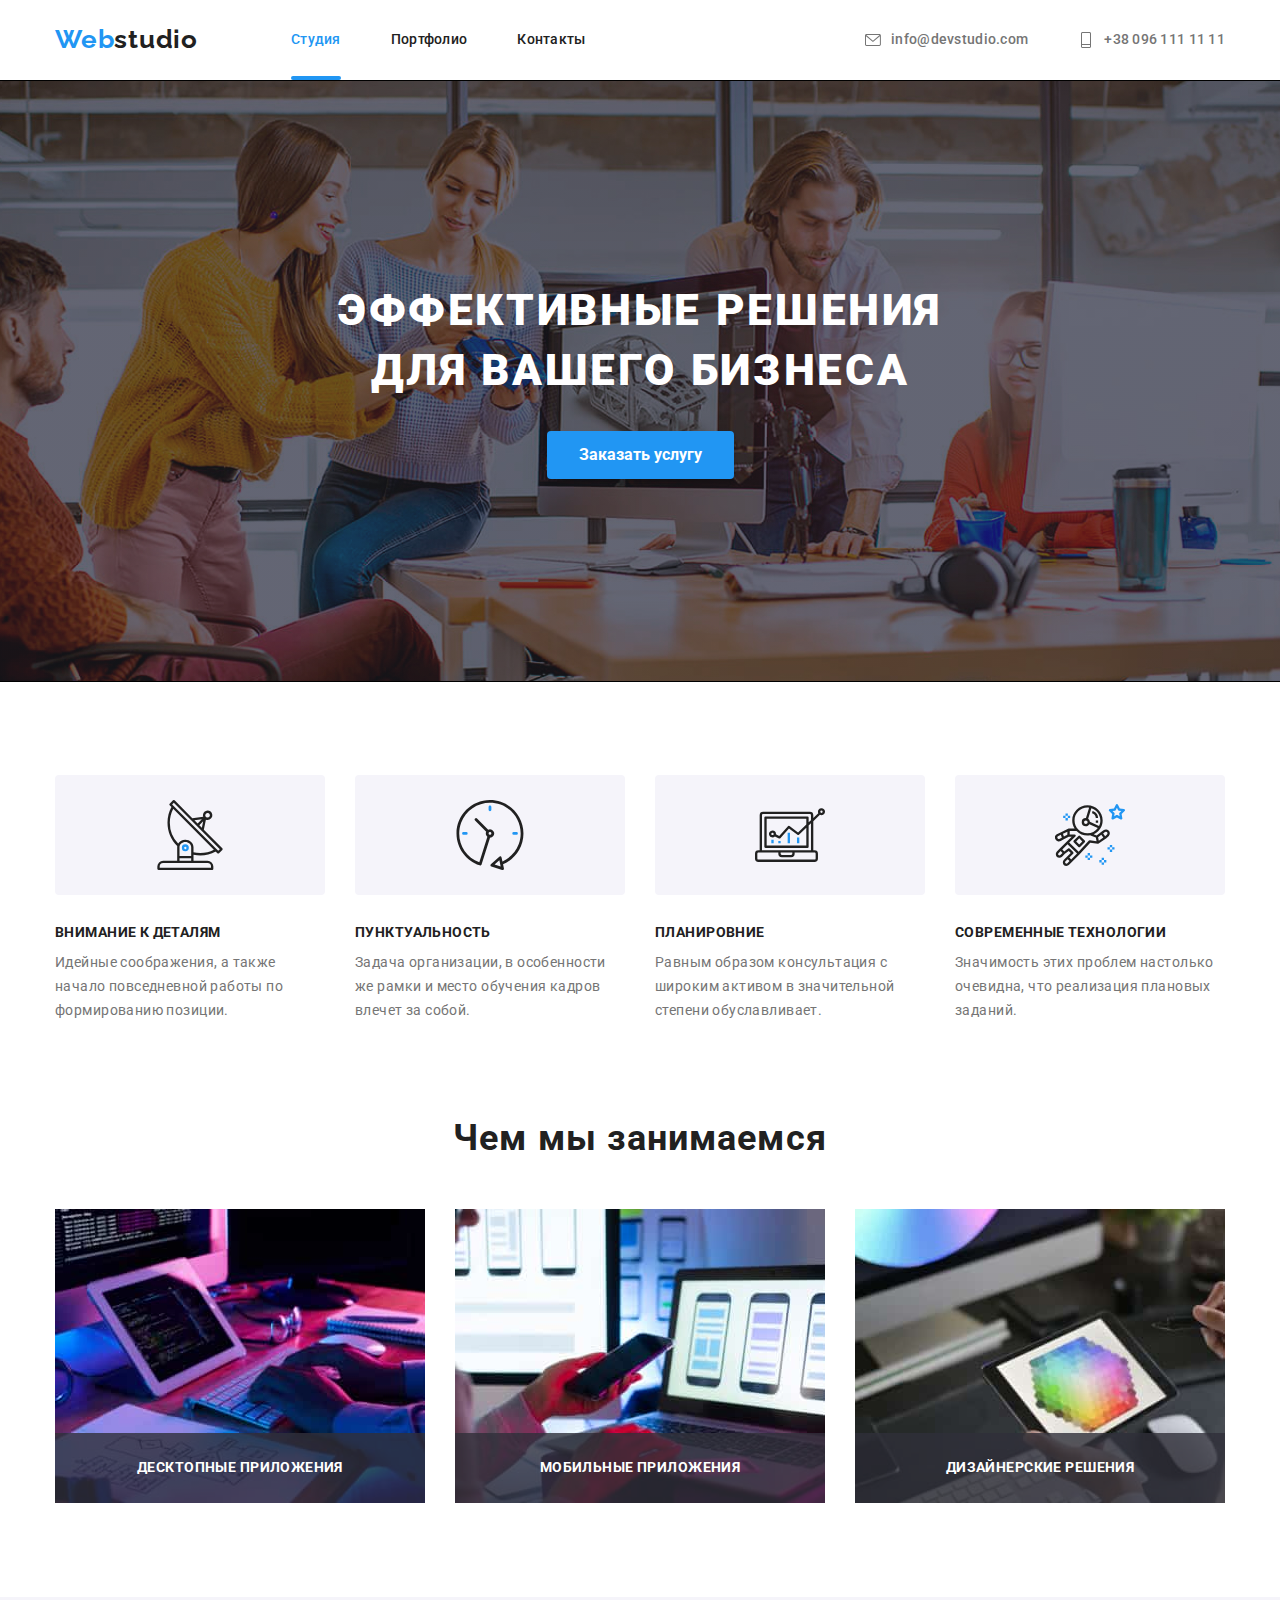
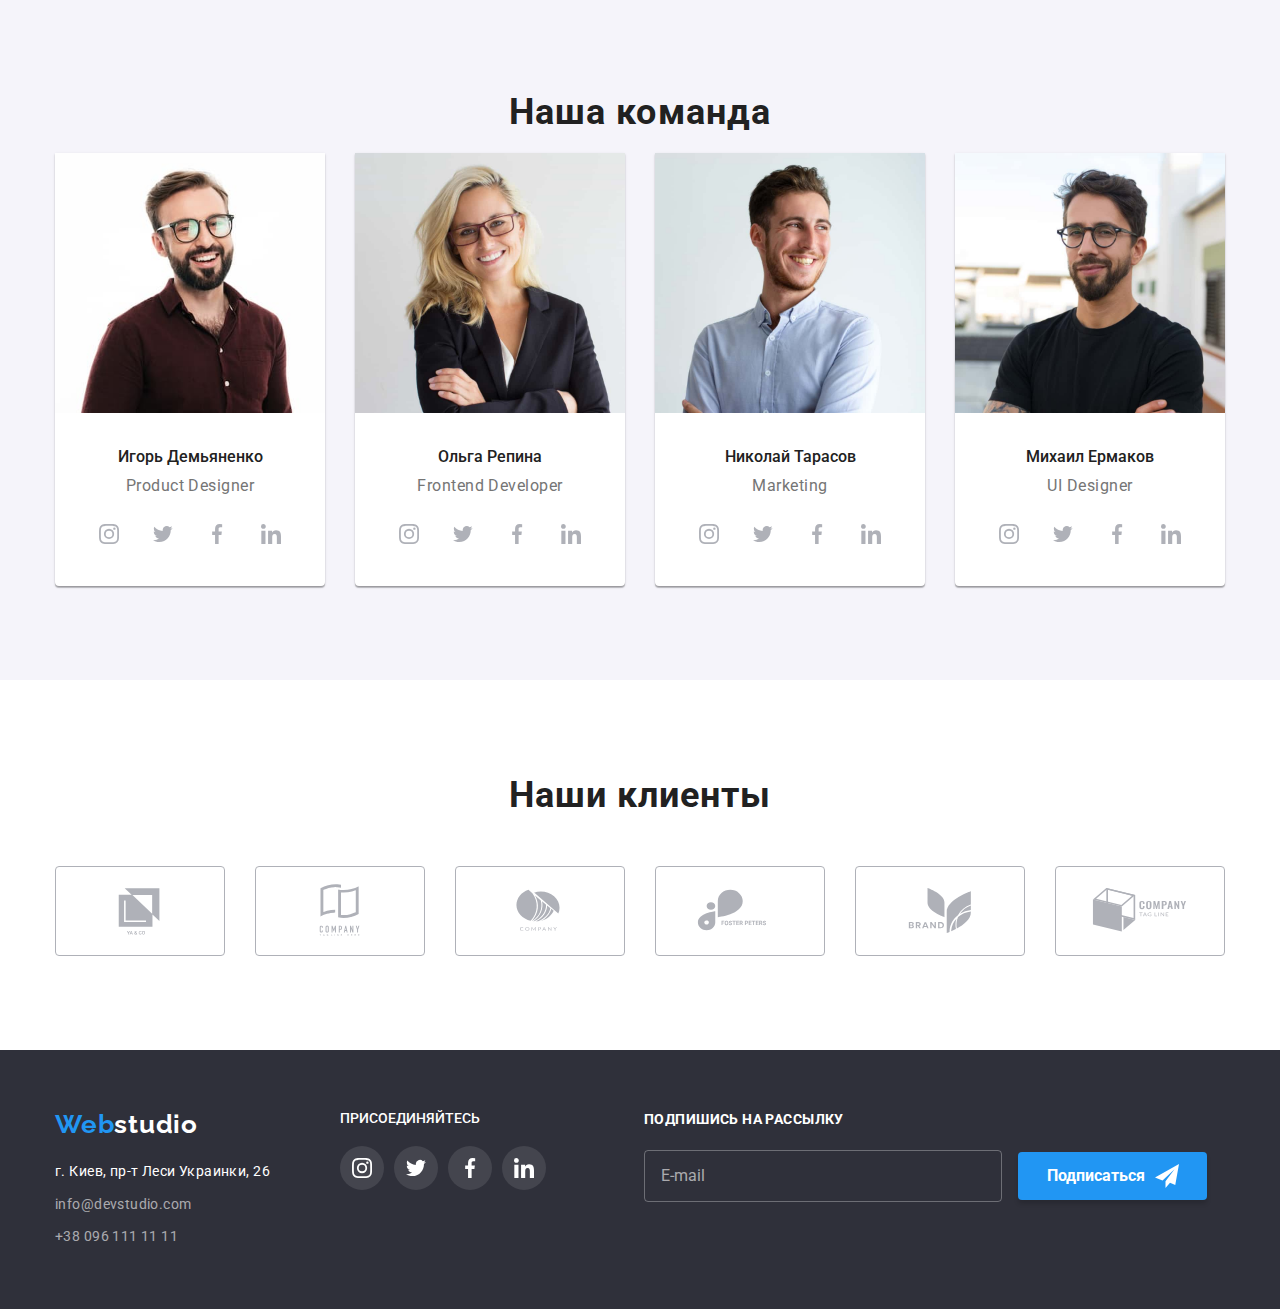
<file: index.html>
<!DOCTYPE html>
<html lang="ru">

<head>
    <meta charset="UTF-8">
    <meta http-equiv="X-UA-Compatible" content="IE=edge">
    <meta name="viewport" content="width=device-width, initial-scale=1.0">
    <title>Webstudio</title>
    <link rel="preconnect" href="https://fonts.gstatic.com">

    <link
        href="https://fonts.googleapis.com/css2?family=Raleway:wght@700&family=Roboto:wght@400;500;700;900&display=swap"
        rel="stylesheet">


    <link rel="stylesheet"
        href="https://cdnjs.cloudflare.com/ajax/libs/modern-normalize/1.0.0/modern-normalize.min.css" />

    <link rel="stylesheet" href="https://cdnjs.cloudflare.com/ajax/libs/animate.css/4.1.1/animate.min.css" />

    <link rel="stylesheet" href="./css/styles.css" />

</head>



<header class="header">
    <div class="container">
        <nav class="header-nav">
            <a href="./index.html" lang="en" class="logo animate__bounce"><span class="logo-accent">Web</span>studio</a>
            <ul class="site-nav">
                <li class="item">
                    <a href="./index.html" class="test-link current-link">Студия</a>
                </li>
                <li class="item">
                    <a href="./portfolio.html" class="test-link">Портфолио</a>
                </li>
                <li class="item">
                    <a href="" class="test-link">Контакты</a>
                </li>
            </ul>
        </nav>

        <ul class="adress">
            <li class="item">
                <a href="info@devstudio.com" class="header-adress">
                    <svg class="header-adress-icon" width="16" height="12">
                        <use href="./images/icons/symbol-defs2.svg#icon-envelope-grey">
                        </use>
                    </svg>
                    info@devstudio.com
                </a>
            </li>

            <li class="item">
                <a href="tel:+380961111111" class="header-adress">
                    <svg class="header-adress-icon" width="10" height="16">
                        <use href="./images/icons/symbol-defs2.svg#icon-Tel-header">
                        </use>
                    </svg>
                    +38 096 111 11 11
                </a>
            </li>
        </ul>
</header>


<main>
    <section class="title">
        <div class="title-align">
            <h1 class="main-title">Эффективные решения<br> для вашего бизнеса</h1>
            <button data-modal-open type="button" class="btn-order">Заказать услугу</button>
        </div>
    </section>


    <section class="section-features">
        <!-- Скрытый заголовой к Секции2
            <h2>Наши особенности</h2> -->
        <div class="container">
            <ul class="features">
                <li class="features-list">
                    <div class="icon-wrapper">
                        <svg class="features-icon" width="65" height="70">
                            <use href="./images/icons/symbol-defs2.svg#icon-antenna"></use>
                        </svg>
                    </div>
                    <h3 class="features-title">Внимание к деталям</h3>
                    <p class="features-subject">
                        Идейные соображения, а также начало повседневной работы по формированию позиции.
                    </p>
                </li>

                <li class="features-list">
                    <div class="icon-wrapper">
                        <svg class="features-icon" width="66" height="70">
                            <use href="./images/icons/symbol-defs2.svg#icon-clock"></use>
                        </svg>
                    </div>
                    <h3 class="features-title">Пунктуальность</h3>
                    <p class="features-subject">
                        Задача организации, в особенности же рамки и место обучения кадров влечет за собой.
                    </p>
                </li>

                <li class="features-list">
                    <div class="icon-wrapper">
                        <svg class="features-icon" width="70" height="53">
                            <use href="./images/icons/symbol-defs2.svg#icon-diagram"></use>
                        </svg>
                    </div>
                    <h3 class="features-title">Планировние</h3>
                    <p class="features-subject">
                        Равным образом консультация с широким активом в значительной степени обуславливает.
                    </p>
                </li>

                <li class="features-list">
                    <div class="icon-wrapper">
                        <svg class="features-icon" width="70" height="70">
                            <use href="./images/icons/symbol-defs2.svg#icon-astronaut"></use>
                        </svg>
                    </div>
                    <h3 class="features-title">Современные технологии</h3>
                    <p class="features-subject">
                        Значимость этих проблем настолько очевидна, что реализация плановых заданий.
                    </p>

                </li>
            </ul>
        </div>
    </section>




    <!--Чем занимаемся-->
    <section class="section service-space">
        <div class="container">
            <h2 class="section-title">Чем мы занимаемся</h2>

            <ul class="service">
                <li class="service-item">
                    <img class="service-image" src="./images/img.jpg" alt="Разработка" width="370" height="294">

                    <div class="service-desc">
                        <p class="service-text">Десктопные приложения</p>
                    </div>
                </li>

                <li class="service-item">
                    <img src="./images/img1.jpg" alt="Проэктирование" width="370" height="294">

                    <div class="service-desc">
                        <p class="service-text">Мобильные приложения</p>
                    </div>
                </li>
                </li>
                <li class="service-item">
                    <img src="./images/img2.jpg" alt="Дизайн" width="370" height="294">

                    <div class="service-desc">
                        <p class="service-text">Дизайнерские решения</p>
                    </div>
                </li>
                </li>
            </ul>
        </div>
    </section>

    <!--TEAM-->
    <section class="section command">
        <div class="container">
            <h2 class="section-title">Наша команда</h2>
            <ul class="team">
                <li class="team-item">
                    <img src="./images/foto1.jpg" alt="Продакт менеджер" width="270" height="260">

                    <div class="member">
                        <h3 class="picture-name">Игорь Демьяненко</h3>
                        <p lang="en" class="position">Product Designer</p>

                        <ul class="social list">
                            <li class="social-item">
                                <a class="social-link instagram" href="">
                                    <svg class="social-icon">
                                        <use href="./images/icons/symbol-defs2.svg#icon-instagram-1">
                                    </svg>
                                </a>
                            </li>

                            <li class="social-item">
                                <a class="social-link twitter" href="">
                                    <svg class="social-icon">
                                        <use href="./images/icons/symbol-defs2.svg#icon-twitter-1">
                                    </svg>
                                </a>
                            </li>

                            <li class="social-item ">
                                <a class="social-link facebook" href="">
                                    <svg class="social-icon">
                                        <use href="./images/icons/symbol-defs2.svg#icon-facebook-1">
                                    </svg>
                                </a>
                            </li>

                            <li class="social-item">
                                <a class="social-link linkedin" href="">
                                    <svg class="social-icon">
                                        <use href="./images/icons/symbol-defs2.svg#icon-linkedin-1">
                                    </svg>
                                </a>
                            </li>
                        </ul>
                    </div>
                </li>


                <li class="team-item">
                    <img src="./images/foto2.jpg" alt="Фронтенд разработчик" width="270" height="260">
                    <div class="member">
                        <h3 class="picture-name">Ольга Репина</h3>
                        <p lang="en" class="position">Frontend Developer</p>
                        <ul class="social list">
                            <li class="social-item">
                                <a class="social-link instagram" href="">
                                    <svg class="social-icon">
                                        <use href="./images/icons/symbol-defs2.svg#icon-instagram-1">
                                    </svg>
                                </a>
                            </li>

                            <li class="social-item">
                                <a class="social-link twitter" href="">
                                    <svg class="social-icon">
                                        <use href="./images/icons/symbol-defs2.svg#icon-twitter-1">
                                    </svg>
                                </a>
                            </li>

                            <li class="social-item ">
                                <a class="social-link facebook" href="">
                                    <svg class="social-icon">
                                        <use href="./images/icons/symbol-defs2.svg#icon-facebook-1">
                                    </svg>
                                </a>
                            </li>

                            <li class="social-item">
                                <a class="social-link linkedin" href="">
                                    <svg class="social-icon">
                                        <use href="./images/icons/symbol-defs2.svg#icon-linkedin-1">
                                    </svg>
                                </a>
                            </li>
                        </ul>
                    </div>
                </li>


                <li class="team-item">
                    <img src="./images/foto3.jpg" alt="Маркетинг" width="270" height="260">

                    <div class="member">
                        <h3 class="picture-name">Николай Тарасов</h3>
                        <p lang="en" class="position">Marketing</p>
                        <ul class="social list">
                            <li class="social-item">
                                <a class="social-link instagram" href="">
                                    <svg class="social-icon">
                                        <use href="./images/icons/symbol-defs2.svg#icon-instagram-1">
                                    </svg>
                                </a>
                            </li>

                            <li class="social-item">
                                <a class="social-link twitter" href="">
                                    <svg class="social-icon">
                                        <use href="./images/icons/symbol-defs2.svg#icon-twitter-1">
                                    </svg>
                                </a>
                            </li>

                            <li class="social-item ">
                                <a class="social-link facebook" href="">
                                    <svg class="social-icon">
                                        <use href="./images/icons/symbol-defs2.svg#icon-facebook-1">
                                    </svg>
                                </a>
                            </li>

                            <li class="social-item">
                                <a class="social-link linkedin" href="">
                                    <svg class="social-icon">
                                        <use href="./images/icons/symbol-defs2.svg#icon-linkedin-1">
                                    </svg>
                                </a>
                            </li>
                        </ul>
                    </div>
                </li>


                <li class="team-item">
                    <img src="./images/foto4.jpg" alt="Дизайнер" width="270" height="260">
                    <div class="member">
                        <h3 class="picture-name">Михаил Ермаков</h3>
                        <p lang="en" class="position">UI Designer</p>
                        <ul class="social list">
                            <li class="social-item">
                                <a class="social-link instagram" href="">
                                    <svg class="social-icon">
                                        <use href="./images/icons/symbol-defs2.svg#icon-instagram-1">
                                    </svg>
                                </a>
                            </li>

                            <li class="social-item">
                                <a class="social-link twitter" href="">
                                    <svg class="social-icon">
                                        <use href="./images/icons/symbol-defs2.svg#icon-twitter-1">
                                    </svg>
                                </a>
                            </li>

                            <li class="social-item ">
                                <a class="social-link facebook" href="">
                                    <svg class="social-icon">
                                        <use href="./images/icons/symbol-defs2.svg#icon-facebook-1">
                                    </svg>
                                </a>
                            </li>

                            <li class="social-item">
                                <a class="social-link linkedin" href="">
                                    <svg class="social-icon">
                                        <use href="./images/icons/symbol-defs2.svg#icon-linkedin-1">
                                    </svg>
                                </a>
                            </li>
                        </ul>
                    </div>
                </li>
            </ul>
        </div>
    </section>





    <section class="section clients">
        <div class="container">
            <h2 class="section-title">Наши клиенты</h2>

            <ul class="clients-list">
                <li class="clients-item">
                    <!-- <div class="clients-blok"> -->
                    <a class="clients-link" href="" aria-label="Client 1">
                        <svg class="clients-icon">
                            <use href="./images/icons/symbol-defs2.svg#icon-Logo1-main"></use>
                        </svg>
                    </a>
                </li>

                <li class="clients-item">
                    <a class="clients-link" href="" aria-label="Client 2">
                        <svg class="clients-icon">
                            <use href="./images/icons/symbol-defs2.svg#icon-Logo2-main"></use>
                        </svg>
                    </a>
                </li>

                <li class="clients-item">
                    <a class="clients-link" href="" aria-label="Client 3">
                        <svg class="clients-icon">
                            <use href="./images/icons/symbol-defs2.svg#icon-Logo3-main"></use>
                        </svg>
                    </a>
                </li>

                <li class="clients-item">
                    <a class="clients-link" href="" aria-label="Client 4">
                        <svg class="clients-icon">
                            <use href="./images/icons/symbol-defs2.svg#icon-Logo4-main"></use>
                        </svg>
                    </a>
                </li>

                <li class="clients-item">
                    <a class="clients-link" href="" aria-label="Client 5">
                        <svg class="clients-icon">
                            <use href="./images/icons/symbol-defs2.svg#icon-Logo5-main"></use>
                        </svg>
                    </a>
                </li>

                <li class="clients-item">
                    <a class="clients-link" href="" aria-label="Client 6">
                        <svg class="clients-icon">
                            <use href="./images/icons/symbol-defs2.svg#icon-Logo6-main"></use>
                        </svg>
                    </a>
                </li>
            </ul>
        </div>
    </section>


</main>



<!--Контакты-->

<footer class="footer">
    <div class="container">

        <div class="footer-wrapper">
            <div class="footer-adress-wrapper">
                <a href="./index.html" lang="en" class="footer-logo"><span class="logo-accent">Web</span>studio</a>
                <address class="footer-adress-list">
                    <ul class="footer-nav">
                        <li class="footer-adress-item">
                            <a href="https://goo.gl/maps/8NbSCPgEPVCYa1LM7" class="footer-adress">г. Киев, пр-т Леси
                                Украинки,
                                26</a></li>
                        <li class="footer-adress-item">
                            <a href="info@devstudio.com" class="footer-adress-mail">info@devstudio.com</a></li>
                        <li class="footer-adress-item"> <a href="tel:+380961111111" class="footer-adress-tel">+38 096
                                111 11
                                11</a></li>
                    </ul>
                </address>
            </div>

            <div class="footer-social">
                <p class="footer-social-title">Присоединяйтесь</p>
                <ul class="footer-social-list">
                    <li class="footer-social-item">
                        <a class="social-link footer-social-link" href="">
                            <svg class="social-icon footer-social-icon">
                                <use href="./images/icons/symbol-defs2.svg#icon-instagram-2"></use>
                            </svg>
                        </a>
                    </li>

                    <li class="footer-item">
                        <a class="social-link footer-social-link" href="">
                            <svg class="social-icon footer-social-icon">
                                <use href="./images/icons/symbol-defs2.svg#icon-twitter-2"></use>
                            </svg>
                        </a>
                    </li>

                    <li class="footer-item">
                        <a class="social-link footer-social-link" href="">
                            <svg class="social-icon footer-social-icon">
                                <use href="./images/icons/symbol-defs2.svg#icon-facebook-2"></use>
                            </svg>
                        </a>
                    </li>

                    <li class="footer-item">
                        <a class="social-link footer-social-link" href="">
                            <svg class="social-icon footer-social-icon">
                                <use href="./images/icons/symbol-defs2.svg#icon-linkedin-2"></use>
                            </svg>
                        </a>
                    </li>
                </ul>
            </div>



            <div class="footer-subscribe">
                <p class="subscribe-title" id="subscribe-title-id">Подпишись на рассылку</p>
                <form class="subscribe-form" id="subscribe-form-id"></form>
                <input class="subscribe-email" type="text" name="email" id="subscribe-email" placeholder="E-mail"
                    required />
                <!-- <label class="subscribe-label" for="subscribe-email"></label> -->
                <button class="submit-btn" type="submit" id="subscribe-btn-id">Подписаться
                    <svg class="icon-send" aria-hidden="true" width="24" height="24">
                        <use href="./images/icons/symbol-defs2.svg#icon-send"></use>
                    </svg>
                </button>
                </form>


            </div>
        </div>
</footer>




<div class="backdrop is-hidden" data-modal>
    <div class="modal">
        <button type="button" class="close" data-modal-close>
            <svg class="btn-close" width="30" height="30" aria-label="Закрыть окно">
                <use href="./images/icons/symbol-defs2.svg#icon-close"></use>
            </svg>
        </button>

        <!-- FORM -->
        <form class="form modal-form">
            <p class="modal-title">Оставьте свои данные, мы вам перезвоним</p>


            <label class="form-field">
                <p class="form-title">Имя</p>
                <span class="form-input-wrapper">
                    <input class="form-input" type="text" name="user-name" pattern="[a-zA-Zа-яёА-ЯЁ]" title="Имя должно
                        содержать символы кирилици или латинского алфавита" required autofocus>
                    <svg class="form-icon" width="10" height="12">
                        <use href="./images/icons/symbol-defs2.svg#icon-person-black"></use>
                    </svg>
                </span>
            </label>

            <label class="form-field">
                <p class="form-title">Телефон</p>
                <span class="form-input-wrapper">
                    <input class="form-input" type="tel" name="user-tel" pattern="[0-9]{3}-[0-9]{2}-[0-9]{2}-[0-9]{2}"
                        required>
                    <svg class="form-icon" width="13" height="13">
                        <use href="./images/icons/symbol-defs2.svg#icon-phone"></use>
                    </svg>
                </span>
            </label>

            <label class="form-field">
                <p class="form-title">Почта</p>
                <span class="form-input-wrapper">
                    <input class="form-input" type="email" name="user-mail" required>
                    <svg class="form-icon" width="15" height="12">
                        <use href="./images/icons/symbol-defs2.svg#icon-letter"></use>
                    </svg>
                </span>
            </label>


            <label for="comment" class="form-field">
                <p class="form-title">Коментарий</p>
                <textarea class="form-comment" rows="10" name="user-comment" placeholder="Введите текст"></textarea>
            </label>


            <input type="checkbox" class="form-checkbox-input visually-hidden" name="policy" id="accept-policy">
            <label for="accept-policy" class="form-checkbox-label">
                Соглашаюсь с рассылкой и принимаю &nbsp;
                <a href="#" class="form-checkbox-link">Условия договора</a>
            </label>


            <button type="submit" class="modal-form-btn">Отправить</button>
        </form>


    </div>
</div>


<script src="./js/modal.js">
</script>

<!-- <iframe src="about:blank" style="display: none;"></iframe> -->

</body>

</html>
</file>
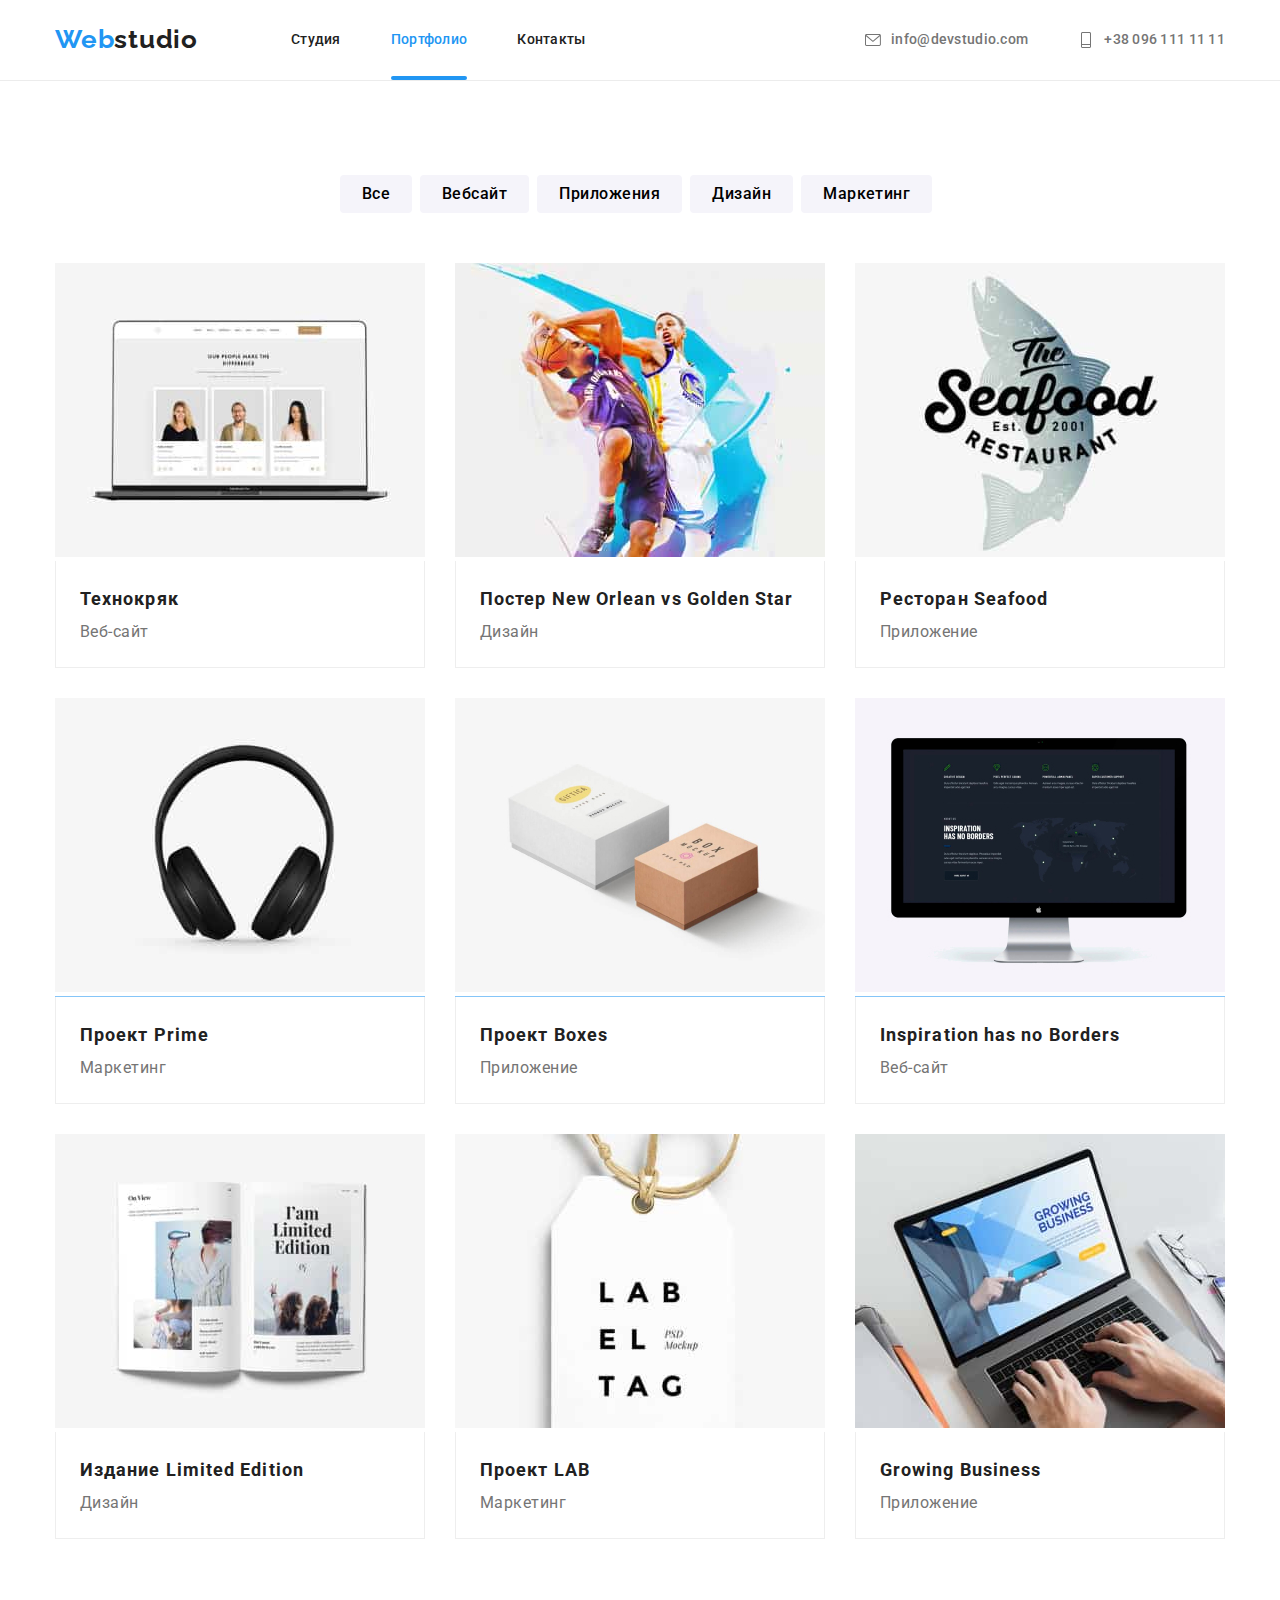
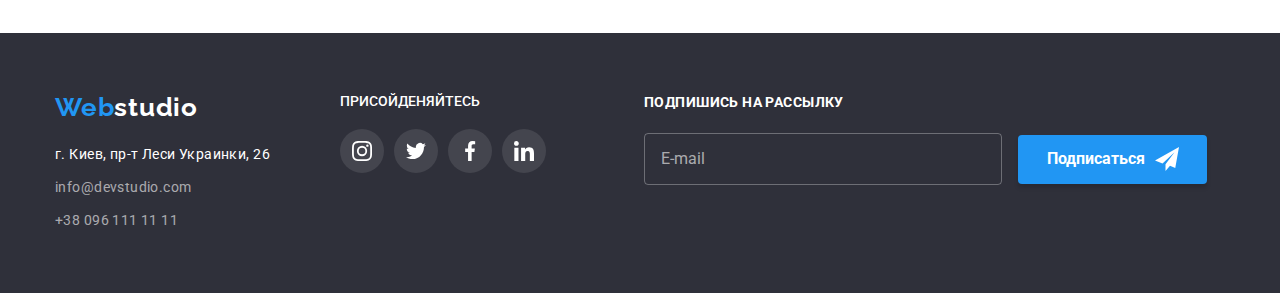
<file: portfolio.html>
<!DOCTYPE html>
<html lang="ru">

<head>
    <meta charset="UTF-8">
    <meta http-equiv="X-UA-Compatible" content="IE=edge">
    <meta name="viewport" content="width=device-width, initial-scale=1.0">
    <title>Webstudio</title>
    <link rel="preconnect" href="https://fonts.gstatic.com">

    <link
        href="https://fonts.googleapis.com/css2?family=Raleway:wght@700&family=Roboto:wght@400;500;700;900&display=swap"
        rel="stylesheet">


    <link rel="stylesheet"
        href="https://cdnjs.cloudflare.com/ajax/libs/modern-normalize/1.0.0/modern-normalize.min.css" />


    <link rel="stylesheet" href="https://cdnjs.cloudflare.com/ajax/libs/animate.css/4.1.1/animate.min.css" />

    <link rel="stylesheet" href="./css/styles.css" />

</head>



<header class="header">
    <div class="container">
        <nav class="header-nav">
            <a href="./index.html" lang="en" class="logo"><span class="logo-accent">Web</span>studio</a>

            <ul class="site-nav">
                <li class="item">
                    <a href="./index.html" class="test-link">Студия</a>
                </li>
                <li class="item">
                    <a href="./portfolio.html" class="test-link current-link">Портфолио</a>
                </li>
                <li class="item">
                    <a href="" class="test-link">Контакты</a>
                </li>
            </ul>
        </nav>

        <ul class="adress">
            <li class="item"> <a href="info@devstudio.com" class="header-adress">
                    <svg class="header-adress-icon" width="16" height="12">
                        <use href="./images/icons/symbol-defs2.svg#icon-envelope-grey">
                        </use>
                    </svg>
                    info@devstudio.com
                </a>
            </li>

            <li class="item"> <a href="tel:+380961111111" class="header-adress">
                    <svg class="header-adress-icon" width="10" height="16">
                        <use href="./images/icons/symbol-defs2.svg#icon-Tel-header">
                        </use>
                    </svg>
                    +38 096 111 11 11
                </a>
            </li>
        </ul>
</header>


<main>

    <!--Portfolio menu-->
    <section class="section">
        <div class="container">
            <ul class="center">
                <li class="align-horizontal">
                    <button href="" type="button" class="top-menu">Все</button></li>
                <li class="align-horizontal">
                    <button href="" type="button" class="top-menu">Вебсайт</button></li>
                <li class="align-horizontal">
                    <button href="" type="button" class="top-menu">Приложения</button></li>
                <li class="align-horizontal">
                    <button href="" type="button" class="top-menu">Дизайн</button></li>
                <li class="align-horizontal">
                    <button href="" type="button" class="top-menu">Маркетинг</button></li>
            </ul>


            <!--Portfolio items-->

            <ul class="picture">
                <li class="picture-item">
                    <a href="#" class="link">
                        <div class="picture-item-wrapper">
                            <img src="./images/img portfolio.jpg" alt="Наша команда" width="370" height="294">
                            <p class="overlay">Технокряк это современная площадка распространения коронавируса. Компании
                                используют эту платформу для цифрового шпионажа и атак на защищённые сервера
                                конкурентов.
                            </p>
                        </div>
                        <div class="legend">
                            <h3 class="portfolio-picture-title">Технокряк</h3>
                            <p class="description">Веб-сайт</p>
                        </div>
                    </a>
                </li>

                <li class="picture-item">
                    <a href="#" class="link">
                        <div class="picture-item-wrapper">
                            <img src="./images/img portfolio 1.jpg" alt="Постер баскетболистов" width="370"
                                height="294">

                            <p class="overlay">Технокряк это современная площадка распространения коронавируса. Компании
                                используют эту платформу для цифрового шпионажа и атак на защищённые сервера
                                конкурентов.
                            </p>
                        </div>
                        <div class="legend">
                            <h3 lang="en" class="portfolio-picture-title">Постер <span>New Orlean vs Golden Star</span>
                            </h3>
                            <p class="description">Дизайн</p>
                        </div>
                    </a>
                </li>


                <li class="picture-item">
                    <a href="#" class="link">
                        <div class="picture-item-wrapper">
                            <img src="./images/img portfolio 2.jpg" alt="Логотип Сифуд" width="370" height="294">
                            <p class="overlay">Технокряк это современная площадка распространения коронавируса. Компании
                                используют эту платформу для цифрового шпионажа и атак на защищённые сервера
                                конкурентов.
                            </p>
                        </div>
                        <div class="legend">
                            <h3 lang="en" class="portfolio-picture-title">Ресторан <span>Seafood</h3>
                            <p class="description">Приложение</p>
                        </div>
                    </a>
                </li>

                <li class="picture-item">
                    <a href="#" class="link">
                        <div class="picture-item-wrapper">
                            <img src="./images/img portfolio 3.jpg" alt="Наушники" width="370" height="294">
                            <p class="overlay">Технокряк это современная площадка распространения коронавируса. Компании
                                используют эту платформу для цифрового шпионажа и атак на защищённые сервера
                                конкурентов.
                            </p>
                        </div>
                        <div class="legend">
                            <h3 lang="en" class="portfolio-picture-title">Проект Prime</h3>
                            <p class="description">Маркетинг</p>
                        </div>
                    </a>
                </li>

                <li class="picture-item">
                    <a href="#" class="link">
                        <div class="picture-item-wrapper">
                            <img src="./images/img portfolio 4.jpg" alt="Коробки" width="370" height="294">
                            <p class="overlay">Технокряк это современная площадка распространения коронавируса. Компании
                                используют эту платформу для цифрового шпионажа и атак на защищённые сервера
                                конкурентов.
                            </p>
                        </div>
                        <div class="legend">
                            <h3 lang="en, ru" class="portfolio-picture-title">Проект Boxes</h3>
                            <p class="description">Приложение</p>
                        </div>
                    </a>
                </li>

                <li class="picture-item">
                    <a href="#" class="link">
                        <div class="picture-item-wrapper">
                            <img src="./images/img portfolio 5.jpg" alt="Экран монитора" width="370" height="294">
                            <p class="overlay">Технокряк это современная площадка распространения коронавируса. Компании
                                используют эту платформу для цифрового шпионажа и атак на защищённые сервера
                                конкурентов.
                            </p>
                        </div>
                        <div class="legend">
                            <h3 lang="en" class="portfolio-picture-title">Inspiration has no Borders</h3>
                            <p class="description">Веб-сайт</p>
                        </div>
                    </a>
                </li>

                <li class="picture-item">
                    <a href="#" class="link">
                        <div class="picture-item-wrapper">
                            <img src="./images/img portfolio 6.jpg" alt="Журнал" width="370" height="294">
                            <p class="overlay">Технокряк это современная площадка распространения коронавируса. Компании
                                используют эту платформу для цифрового шпионажа и атак на защищённые сервера
                                конкурентов.
                            </p>
                        </div>
                        <div class="legend">
                            <h3 lang="en, ru" class="portfolio-picture-title">Издание Limited Edition</h3>
                            <p class="description">Дизайн</p>
                        </div>
                    </a>
                </li>

                <li class="picture-item">
                    <a href="#" class="link">
                        <div class="picture-item-wrapper">
                            <img src="./images/img portfolio 7.jpg" alt="Бирка" width="370" height="294">
                            <p class="overlay">Технокряк это современная площадка распространения коронавируса. Компании
                                используют эту платформу для цифрового шпионажа и атак на защищённые сервера
                                конкурентов.
                            </p>
                        </div>
                        <div class="legend">
                            <h3 lang="en, ru" class="portfolio-picture-title">Проект LAB</h3>
                            <p class="description">Маркетинг</p>
                        </div>
                    </a>
                </li>

                <li class="picture-item">
                    <a href="#" class="link">
                        <div class="picture-item-wrapper">
                            <img src="./images/img portfolio 8.jpg" alt="Руки печатают по клавишам ноутбука" width="370"
                                height="294">
                            <p class="overlay">Технокряк это современная площадка распространения коронавируса. Компании
                                используют эту платформу для цифрового шпионажа и атак на защищённые сервера
                                конкурентов.
                            </p>
                        </div>
                        <div class="legend">
                            <h3 lang="en" class="portfolio-picture-title">Growing Business</h3>
                            <p class="description">Приложение</p>
                        </div>
                    </a>
                </li>
            </ul>
        </div>
    </section>
</main>

<!--Контакты-->

<footer class="footer">
    <div class="container">

        <div class="footer-wrapper">
            <div class="footer-adress-wrapper">
                <a href="./index.html" lang="en" class="footer-logo"><span class="logo-accent">Web</span>studio</a>
                <address class="footer-adress-list">
                    <ul class="footer-nav">

                        <li class="footer-adress-item">
                            <a href="https://goo.gl/maps/8NbSCPgEPVCYa1LM7" class="footer-adress">г. Киев, пр-т Леси
                                Украинки,
                                26</a></li>
                        <li class="footer-adress-item">
                            <a href="info@devstudio.com" class="footer-adress-mail">info@devstudio.com</a></li>
                        <li class="footer-adress-item"> <a href="tel:+380961111111" class="footer-adress-tel">+38 096
                                111 11
                                11</a></li>
                    </ul>

                </address>
            </div>

            <div class="footer-social">
                <p class="footer-social-title">Присойденяйтесь</p>
                <ul class="footer-social-list">
                    <li class="footer-social-item">
                        <a class="social-link footer-social-link" href="">
                            <svg class="social-icon footer-social-icon">
                                <use href="./images/icons/symbol-defs2.svg#icon-instagram-2"></use>
                            </svg>
                        </a>
                    </li>

                    <li class="footer-item">
                        <a class="social-link footer-social-link" href="">
                            <svg class="social-icon footer-social-icon">
                                <use href="./images/icons/symbol-defs2.svg#icon-twitter-2"></use>
                            </svg>
                        </a>
                    </li>

                    <li class="footer-item">
                        <a class="social-link footer-social-link" href="">
                            <svg class="social-icon footer-social-icon">
                                <use href="./images/icons/symbol-defs2.svg#icon-facebook-2"></use>
                            </svg>
                        </a>
                    </li>

                    <li class="footer-item">
                        <a class="social-link footer-social-link" href="">
                            <svg class="social-icon footer-social-icon">
                                <use href="./images/icons/symbol-defs2.svg#icon-linkedin-2"></use>
                            </svg>
                        </a>
                    </li>

                </ul>
            </div>

            <div class="footer-subscribe">
                <p class="subscribe-title" id="subscribe-title-id">Подпишись на рассылку</p>
                <form class="subscribe-form" id="subscribe-form-id"></form>
                <input class="subscribe-email" type="text" name="email" id="subscribe-email" placeholder="E-mail"
                    required />
                <!-- <label class="subscribe-label" for="subscribe-email"></label> -->
                <button class="submit-btn" type="submit" id="subscribe-btn-id">Подписаться
                    <svg class="icon-send" aria-hidden="true" width="24" height="24">
                        <use href="./images/icons/symbol-defs2.svg#icon-send"></use>
                    </svg>
                </button>
                </form>


            </div>
        </div>

</footer>
</body>

</html>
</file>
<file: css/styles.css>
:root {
    --text-color: #212121;  /*коричневый*/
    --color-link: #2196F3;  /*голубой*/
    --color-tipe: #757575;  /*серый*/
    --main-color: #FFFFFF;  /*белый*/
    --color-font: #2F303A;  /*темно серый*/
    --color-icons: #AFB1B8; 
    /*светло-серый*/
    --bg-color-light: #f5f4fa; /*cветло-светло-серый*/
    --opposite-basic-color: #000000;  /*черный*/
    --card-set-gap: 30px;
    --primary-bg-color: #fff;  /*cлоновая кость*/
    --clients-bg-color: #E5E5E5;
    --cubic: cubic-bezier(0.4, 0, 0.2, 1);
    --logo-color: #000;
 
}


.visually-hidden {
    position: absolute !important;
    clip: rect(1px 1px 1px 1px);
    /* IE6, IE7 */
    clip: rect(1px, 1px, 1px, 1px);
    padding: 0 !important;
    border: 0 !important;
    height: 1px !important;
    width: 1px !important;
    overflow: hidden;
}



body {
   font-family: 'Roboto', sans-serif;
   color: var(--text-color);
}

.logo {
    
    font-family: Raleway;
    font-weight: 700;
    font-size: 26px;
    line-height: 1.15;
    font-style: normal;
    color: var(--text-color);
    letter-spacing: 0.03em;
    margin-right: 93px;
    /*margin-left: 200px;*/
    animation-duration: 1000ms;
    animation-iteration-count: 2;
    
}

.logo-accent {
    color: var(--color-link);
    /* animation-duration: 1000ms; */
}


h1,
h2,
h3,
h4,
h5,
h6,
p {
    margin-top: 0;
    margin-bottom: 0;
}

ul{
    list-style: none;
    padding: 0;
    margin: 0;
}

a {
    text-decoration: none;
    /* Убираем подчеркивание */
}

li {
display: list-item;
text-align: -webkit-match-parent;

list-style-type: none;
    /* Убираем маркеры */
}

.header {
    border-bottom: 1px solid #ececec;
}

*,
::after,
::before {
    box-sizing: border-box;
}

header {
    display: block;
}

.header > .container {
    display: flex;
    align-items: center;
}


.container { 
    margin-left: auto;
    margin-right: auto;
    width: 1200px;
    padding-left: 15px;
    padding-right: 15px;
}

.header-nav, .adress, .site-nav{
    display: flex;
    align-items: center;
}



.item:not(:last-child) {
    margin-right: 50px;
}

.item:last-child{
    margin-right: 0;
}

.header-adress-icon {
    fill: currentColor;
    margin-right: 10px;
    width: 16px;
    height: 16px;
}



.header-adress {
color: var(--color-tipe);
font-size: 14px;
font-weight: 500;
line-height: 1.14;
letter-spacing: 0.02em;
margin-left: auto;

display: flex;
align-items: center;
}



.adress {
margin-left: auto;

color: var(--text-color);

}

.test-link:hover,
.header-adress:hover,
.footer-adress:hover,
.test-link:focus,
.header-adress:focus,
.footer-adress:focus
{
    color: var(--color-link);
}




.item {
    position: relative;
}

.test-link {
    position: relative;
    display: inline-block;
transition: color 250ms var(--cubic);

    font-weight: 500;
    font-size: 14px;
    line-height: 1.14;
    color: var(--text-color);
    letter-spacing: 0.02em;
    padding-top: 32px;
    padding-bottom: 32px;
}

.current-link { 
    color: var(--color-link);
}

/* Underline blue */

.test-link.current-link::after {
position: absolute;
left: 0;
bottom: 0;

content: '';
display: block;
width: 100%;
height: 4px;
border-radius: 2px;

background-color: var(--color-link);
opacity: 1;
transition: opasity 250ms var(--cubic);
}



/* .a:hover::after {
    opacity: 1;
} */




/*MAIN*/
 
.main-title {
    color: var(--main-color);
     text-transform: uppercase;
     font-size: 44px;
     font-weight: 900;
     letter-spacing: 0.06em;
     line-height: 1.36;
     margin-top: 0;
     margin-bottom: 30px;
}

.title {
    /* background-color: var(--color-font); */
    background-color: var(--text-color);
    background-image: linear-gradient(to right, rgba(47, 48, 58, 0.4), rgba(47, 48, 58, 0.4)), 
    url(../images/hero.jpg);
    padding-top: 200px;
    padding-bottom: 200px; 
    background-position: center;
    background-repeat: no-repeat;
    background-size: cover;

     max-width: 1600px;
     height: 600px;
     outline: 1px solid #000000;
     margin-left: auto;
     margin-right: auto;
}


.title-align {
    margin-left: auto;
    margin-right: auto;
    width: 696px;
    
    text-align: center;
}

.btn-order {
    color: var(--main-color);
    background-color: var(--color-link);
    font-weight: 700;
    font-size: 16px;
    line-height: 1.8;

    border: none;
    box-shadow: 0px 4px 4px rgb(0 0 0 / 15%);
    border-radius: 4px;

    padding: 10px 32px;
    cursor: pointer;

    display: inline-block;

    cursor: pointer;
}



/* MODAL */

.backdrop {
    position: fixed;
    top: 0;
    left: 0;
    width: 100vw;
    height: 100vh;
    background-color: rgba(0, 0, 0, 0.2);

    opacity: 1;
    visibility: visible;
    /* pointer-events: auto; */

    /* transition: opasity 500ms var(--cubic); */
   
    transition: opacity 500ms var(--cubic),
    visibility 500ms var(--cubic);
}

.backdrop.is-hidden{
    visibility: hidden;
    opacity: 0;
    pointer-events: none;
}

.modal {
    position: absolute;
    top: 50%;
    left: 50%;
    
    min-width: 528px;
    min-height: 581px;
 

    background-color: var(--main-color);

    transform: translate(-50%, -50%) scale(1);

    padding: 40px;
}

.close {
  position: absolute;
  top: 8px;
  right: 8px;
  display: flex;
  justify-content: center;
  align-items: center;
  width: 30px;
  height: 30px;
  box-sizing: border-box;
  border: 1px solid rgba(0, 0, 0, 0.1);
  border-radius: 50%;
  background-color: transparent;
}

.btn-close {
    width: 11px;
    fill: var(--logo-color);
}

.close:hover>.btn-close,
.close:hover:focus>.btn-close {
    fill: var(--color-link);
}

/* MODAL FORM */

.modal-title{
font-size: 20px;
font-weight: 700;

margin-bottom: 12px;
text-align: center;
letter-spacing: 0.03em;

}



.form {
    display: flex;
    flex-direction: column;
  
    /* text-align: left; */
}

.form-title {
    font-size: 12px;
    line-height: 1.16;
    letter-spacing: 0.01em;
    margin-top: 12px;


    margin-bottom: 4px;
    
    display: block;
    color: var(--color-tipe);
}

.form-input {
    width: 100%;
    height: 40px;
    border-radius: 4px;
    border: 1px solid rgba(33, 33, 33, 0.2);
    box-sizing: border-box;
    padding-left: 42px;
 
    color: var(--text-color);
    font-size: 14px;

    transition: border-color 250ms var(--cubic),
    color 250ms var(--cubic);
    outline: 0;
}

.form-input:hover,
.form-input:focus {
    border-color: var(--color-link);
    /* outline: none;  или outline-offset: 0; */
}

.form-input:focus + .form-icon {
    fill: var(--color-link);
}

.form-field {

    display: inline-block;
    width: 100%;
    /* margin-bottom: 10px; */
    font-size: 12px;
    color: var(--text-color);
}

.form-field-textarea  {
   margin-bottom: 20px;
}
.form-input-wrapper {
position: relative;
 /* margin-top: 6px; */
}

.form-icon {
position: absolute;
/* display: block; */
width: 18px;
height: 18px;
left: 12px;
top: 50%;
transform: translateY(-50%);

display: inline-block;

transition: background-color 250ms var(--cubic);
}

.form-comment {
    width: 100%;
    height: 120px;
    padding: 12px 16px;
    resize: none;

    /* margin-top: 6px; */
    border-radius: 4px;
    border: 1px solid rgba(33, 33, 33, 0.2);


    margin-bottom: 20px;
    font-size: 14px;
    letter-spacing: 0.01em;

    transition: border-color 250ms var(--cubic);
    color: var(--main-color);
    /* text-transform: uppercase; */
}

.form-comment::placeholder {
    font-size: 12px;
    line-height: 14px;
    letter-spacing: 0.01em;

  color: rgba(117, 117, 117, 0.5);
    /* text-transform: uppercase; */
}

.form-comment:hover,
.form-comment:focus,
.form-input:focus, 
.form-input:focus+.form-icon
 {
    fill: var(--color-link);
    border-color: var(--color-link);
    outline: none;
}

.form-checkbox-label {
    display: flex;
    align-items: center;
    justify-content: center;
    font-size: 14px;
    margin-bottom: 30px;
    color: var(--color-tipe);
    line-height: 1.71;
}

.form-checkbox-label::before {
    display: block;
    content: "";
    width: 16px;
    height: 15px;
    border: 2px solid var(--text-color);
    border-radius: 2px;
    cursor: pointer;
    margin-right: 8px;
    /* margin-left: 12px; */
   

}

.form-checkbox-input {
    display: inline-flex;
    align-items: center;
    position: absolute;
}

.form-checkbox-input:checked+.form-checkbox-label:before,
.form-checkbox-input:focus+.form-checkbox-label:before

    {
    background-image: url(../images/icons/icon-check.svg);
    border-color: transparent;
    background-color: var(--color-link);

    background-origin: border-box;
    background-size: contain;

    background-repeat: no-repeat;
}





.form-checkbox-link {
    color: var(--color-link);
    text-decoration: underline;
}

.modal-form-btn{
     width: 200px;
     align-self: center;
     box-shadow: 0px 4px 4px rgba(0, 0, 0, 0.15);

    color: var(--primary-bg-color);
    background-color: var(--color-link);
    border-radius: 4px;
    border: none;
    display: inline-block;
    padding: 10px 32px;
    min-width: 200px;

    font-family: inherit;
    font-weight: 700;
    font-size: 16px;
    line-height: 1.8;
    letter-spacing: 0.06em;
    text-decoration: none;
    cursor: pointer;
    transition: box-shadow 250ms var(--cubic);
    }

    .modal-form-btn:hover,
    .modal-form-btn:focus {
        background-color: var(--color-link);
        box-shadow: 0 4px 4px rgba(0, 0, 0, 0.15);
}






.section {
    padding-top: 94px;
    padding-bottom: 94px;
}

.section-features {
    padding-top: 94px;
    /* padding-bottom: 94px; */
}

div, section, p, h2{
    display: block;
}



.features-list {
    /*width: 270px;
    margin-right: 30px;
    margin-bottom: 30px; */
    flex-basis: calc(100% / 4 - var(--card-set-gap));
    display: block;
    margin-right: var(--card-set-gap);
    }

   /* .features-list:nth-child(3n){
        margin-right: 0;
    }
    */

.features{
    display: flex;
    flex-wrap: wrap;
    margin-right: calc(-1 * var(--card-set-gap));
}

.features-title {
   color: var(--text-color);
   font-size: 14px;
   font-weight: 700;
   line-height: 1.14;
   letter-spacing: 0.03em;
   text-transform: uppercase;

   margin-top: 0;
   margin-bottom: 10px;
}



.features-subject {
    color: var(--color-tipe);
    /*font-weight: 400;*/
    font-size: 14px;
    line-height: 1.71;
    letter-spacing: 0.03em;

    margin-top: 0;
    margin-bottom: 0;
}



/* ICON */

.icon-wrapper {
    display: flex;
    justify-content: center;
    align-items: center;
    width: 270px;
    height: 120px;
    background-color: var(--bg-color-light);
    border-radius: 4px;
    margin-bottom: 30px;
}

.features-icon {
    width: 70px;
    height: 70px;
}






.command {
    background-color: var(--bg-color-light);
}

.section-title {
    font-size: 36px;
    font-weight: 700;
    line-height: 1.17;
    letter-spacing: 0.03em;
    text-align: center;
    margin-top: 0;
    margin-bottom: 50px;
}

.service {
    display: flex;
    flex-wrap: wrap;
    margin-right: calc(-1 * var(--card-set-gap));
}

.service-item {
    position: relative;
    display: flex;
    flex-basis: calc(100% / 3 - var(--card-set-gap));
    margin-right: var(--card-set-gap);
}



/* SERVISE DESC */

.service-item {
    position: relative;
}

.service-desc {
    position: absolute;
    width: 370px;
    height: 70px;
    background-color: rgba(47, 48, 58, 0.8);
    left: 0;
    bottom: 0;
    text-align: center;
    padding-top: 27px;
  
}

.service-text {
    font-family: Roboto;
    font-style: normal;
    font-weight: 700;
    font-size: 14px;
    line-height: 1.14;
    text-align: center;
    letter-spacing: 0.03em;
    text-transform: uppercase;
    color: var(--main-color);
    display: flex;
    justify-content: center;
    align-items: center;

}


/* TEAM */

.team {
    display: flex;
    flex-wrap: wrap;
    /* margin-right: calc(-1 * var(--card-set-gap)); */
flex-direction: row;
justify-content: center;
    margin-top: calc(-1 * var(--card-set-gap));
    margin-left: calc(-1 * var(--card-set-gap)); 
}

.team-item {
    flex-basis: calc(100% / 4 - var(--card-set-gap));
    margin-left: var(--card-set-gap);
    background-color: var(--main-color);
    box-shadow: 0px 1px 3px rgba(0, 0, 0, 0.12), 
                0px 1px 1px rgba(0, 0, 0, 0.14),
                0px 2px 1px rgba(0, 0, 0, 0.2);
    border-radius: 0px 0px 4px 4px;
    text-align: center;
    font-size: 16px;
    line-height: 1.18;
    text-align: center;
}

.team__item+.team__item {
    margin-left: 30px;
}

.member {
    padding-top: 30px;
    padding-bottom: 30px;
}


.picture-name {
    color: var(--text-color);
  margin-bottom: 0;
  color: var(--title-text-color);
  font-size: 16px;
  font-weight: 500;
}

.position {
    color: var(--color-tipe);
   margin-top: 10px;
   margin-bottom: 16px;
    font-size: 16px;
    line-height: 1.18;
    letter-spacing: 0.03em;
    text-align: center;
    /* margin-top: 0px;
    margin-bottom: 0px; */
}


/* TEAM ICON */

.social {
    display: flex;
    justify-content: center;
    margin-top: 16px;
    /* padding-bottom: 30px; */
}

.social-item:not(:last-child) {
    margin-right: 10px;
}

.social-link {
    display: flex;
    justify-content: center;
    align-items: center;
    width: 44px;
    height: 44px;
    border-radius: 50%;
    color: var(--color-icons);
}

.social-link:hover,
.social-link:focus {
    color: var(--primary-bg-color);
    background-color: var(--color-link);
}

.social-icon {
    fill: currentColor;
    width: 20px;
    height: 20px;
}


/* CLIENTS */

.clients {
    align-items: ctnter;
}

.clients-list {
    display: flex;
    justify-content: center;
    margin-top: 0px;
    margin-bottom: 0;
}

.clients-item:not(:last-child) {
    margin-right: 30px;
}
    
.clients-link {
    display: flex;
    justify-content: center;
    align-items: center;
    width: 170px;
    height: 90px;
    color: var(--color-icons);
    border: 1px solid #AFB1B8;
    box-sizing: border-box;
    border-radius: 4px;
    
} 


.clients-link:hover,
.clients-link:focus {
    color: var(--color-link);
    border-color: var(--color-link);
}

.clients-icon {
    fill: currentColor;
       width: 106px;
       height: 60px;
}



/* FOOTER */

.footer {
    background-color: var(--color-font);
    padding-top: 60px;
    padding-bottom: 60px;
}

.footer-logo {
    color: var(--main-color);
    display: inline-block;
    margin-bottom: 20px;

    font-family: Raleway;
    font-weight: 700;
    font-size: 26px;
    line-height: 1.15;
    font-style: normal;
   
    letter-spacing: 0.03em;
}

.footer-logo-accent{
    color: var(--main-color)
}
/* address {
    display: block;
    font-style: italic;
} */

.footer-adress {
    font-family: 'Roboto';
    color: var(--main-color);
    font-style: normal;
    font-size: 14px;
    line-height: 1.71;
    letter-spacing: 0.03em;
}

.footer-adress-mail,
.footer-adress-tel {
font-style: normal;
font-size: 14px;
line-height: 1.71;
letter-spacing: 0.03em;
font-family: 'Roboto';
color: rgba(255, 255, 255, 0.6);

display: block;
margin-top: 9px;
}

.footer-adress-mail:hover,
.footer-adress-tel:hover,
.footer-adress-mail:focus,
.footer-adress-tel:focus {
    color: var(--color-link);
}

/* .footer-address-list .footer-address-item+.footer-address-item {
    margin-top: 9px;
} */



 /* FOOTER ICONS */

 .footer-wrapper {
     display: flex;
 }

.footer-social {
    margin-left: 70px;
}
.footer-social-title{
    margin-bottom: 20px;
    font-weight: 500;
    font-style: normal;
    font-size: 14px;
    line-height: 1.17;
    color: var(--main-color);
    text-transform: uppercase;
}

.footer-social-list {
    display: flex;
}

.footer-item {
    /* margin-top: 16px; */
    margin-left: 10px;
    
} 

.footer-social-link {
    background-color: rgba(255, 255, 255, 0.1);
}

.footer-social-icon {
        fill: var(--main-color);
    } 



    /* FOOTER SUBSCRIBE */

    .footer-subscribe {
        margin-left: 98px;
    }

   .subscribe-title {
        margin-bottom: 20px;
        font-weight: 700;
        font-size: 14px;
        line-height: 1.42;
        letter-spacing: 0.03em;
        text-transform: uppercase;
        color: var(--main-color);
   }

   .subscribe-form {
       display: flex;
   }

    .subscribe-email {
        width: 358px;
        margin-right: 12px;
        padding: 15px 16px;

        background-color: transparent;
        border: 1px solid rgba(255, 255, 255, 0.3);
        box-sizing: border-box;
        /* filter: drop-shadow(0px 4px 4px rgba(0, 0, 0, 0.15)); */

        border-radius: 4px;

       color: var(--main-color);
        font-size: 16px;
        line-height: 1.25;
    }

    .subscribe-email::placeholder {
        color: rgba(255, 255, 255, 0.6);
    }

    .submit-btn {
        display: inline-flex;
        color: var(--main-color);
        background-color: var(--color-link);
        font-weight: 700;
        font-size: 16px;
        line-height: 1.8;
        border: none;
        box-shadow: 0 4px 4px rgb(0 0 0 / 15%);
        transition: background-color 250ms var(--cubic);
        border-radius: 4px;
        align-items: center;
        padding-top: 10px;
        padding-right: 28px;
        padding-bottom: 10px;
        padding-left: 29px;
        cursor: pointer;
    }


    .icon-send {
        width: 24px;
        height: 24px;
        margin-left: 10px;
        fill: var(--main-color);
    }


/*PORTFOLIO*/

.center {
    display: flex;
    justify-content: center;
    margin-bottom: 50px;
}

.align-horizontal {
    margin-right: 8px;
}

/* .first {
    color: var(--main-color);
    background-color: var(--color-link);
    box-shadow: 0px 2px 2px rgb(0 0 0 / 12%),
                0px 1px 2px rgb(0 0 0 / 8%);
} */



.top-menu {
 font-weight: 500;
 font-size: 16px;
 line-height: 1.63;
 letter-spacing: 0.03em;
 background-color: var(--bg-color-light);
 border: none;
 
 border-radius: 4px;
 padding: 6px 22px;
}

.top-menu:hover,
.top-menu:focus {
color: var(--main-color);
background-color: var(--color-link);
}

.top-menu {
cursor: pointer;
}





.picture {
    display: flex;
    flex-wrap: wrap;
    margin-right: calc(-1 * var(--card-set-gap));
    margin-bottom: calc(-1 * var(--card-set-gap));
}

.picture-item {
    flex-basis: calc(100% / 3 - var(--card-set-gap));
    margin-right: var(--card-set-gap);
    margin-bottom: var(--card-set-gap);
}

.portfolio-picture-title {
    margin: 0;
    color: var(--text-color);
    font-size: 18px;
    line-height: 2;
    font-weight: 700;
    letter-spacing: 0.06em;
}

.legend {
    display: block;
    padding: 20px 24px;
    border: 1px solid #eeeeee;
    border-top: none;
}


.description{
    color: var(--color-tipe);
    font-weight: 400;
    font-size: 16px;
    line-height: 1.87;
    letter-spacing: 0.03em;
    margin: 0;
}


/* PORTFOLIO ICON */
.picture-item:hover {
    box-shadow: 0px 1px 1px rgba(0, 0, 0, 0.12), 0px 4px 4px rgba(0, 0, 0, 0.06),
        1px 4px 6px rgba(0, 0, 0, 0.16);
}



/* PORTFOLIO OVERLAY */
.overlay {
    position: absolute;
 background-color: rgba(33, 150, 243, 0.9);
 color: var(--main-color);

 padding: 63px 24px;
  top: 0;
  left: 0;
  height: 100%;
  width: 100%;

  font-family: Roboto;
  font-weight: 400;
  font-size: 18px;
  line-height: 1.56;
  margin: 0;

  overflow: auto;
/* overflow-y: scroll; */

 transform: translateY(100%);
 opacity: 1;
 transition: transform 250ms var(--cubic);

overflow: hidden;

}

.link {
    display: block;
}

.picture-item-wrapper {
position: relative;
overflow: hidden;
}

.picture-item-wrapper:hover .overlay,
.link:focus .overlay
 {
    transform: translateX(0%);

}
</file>
